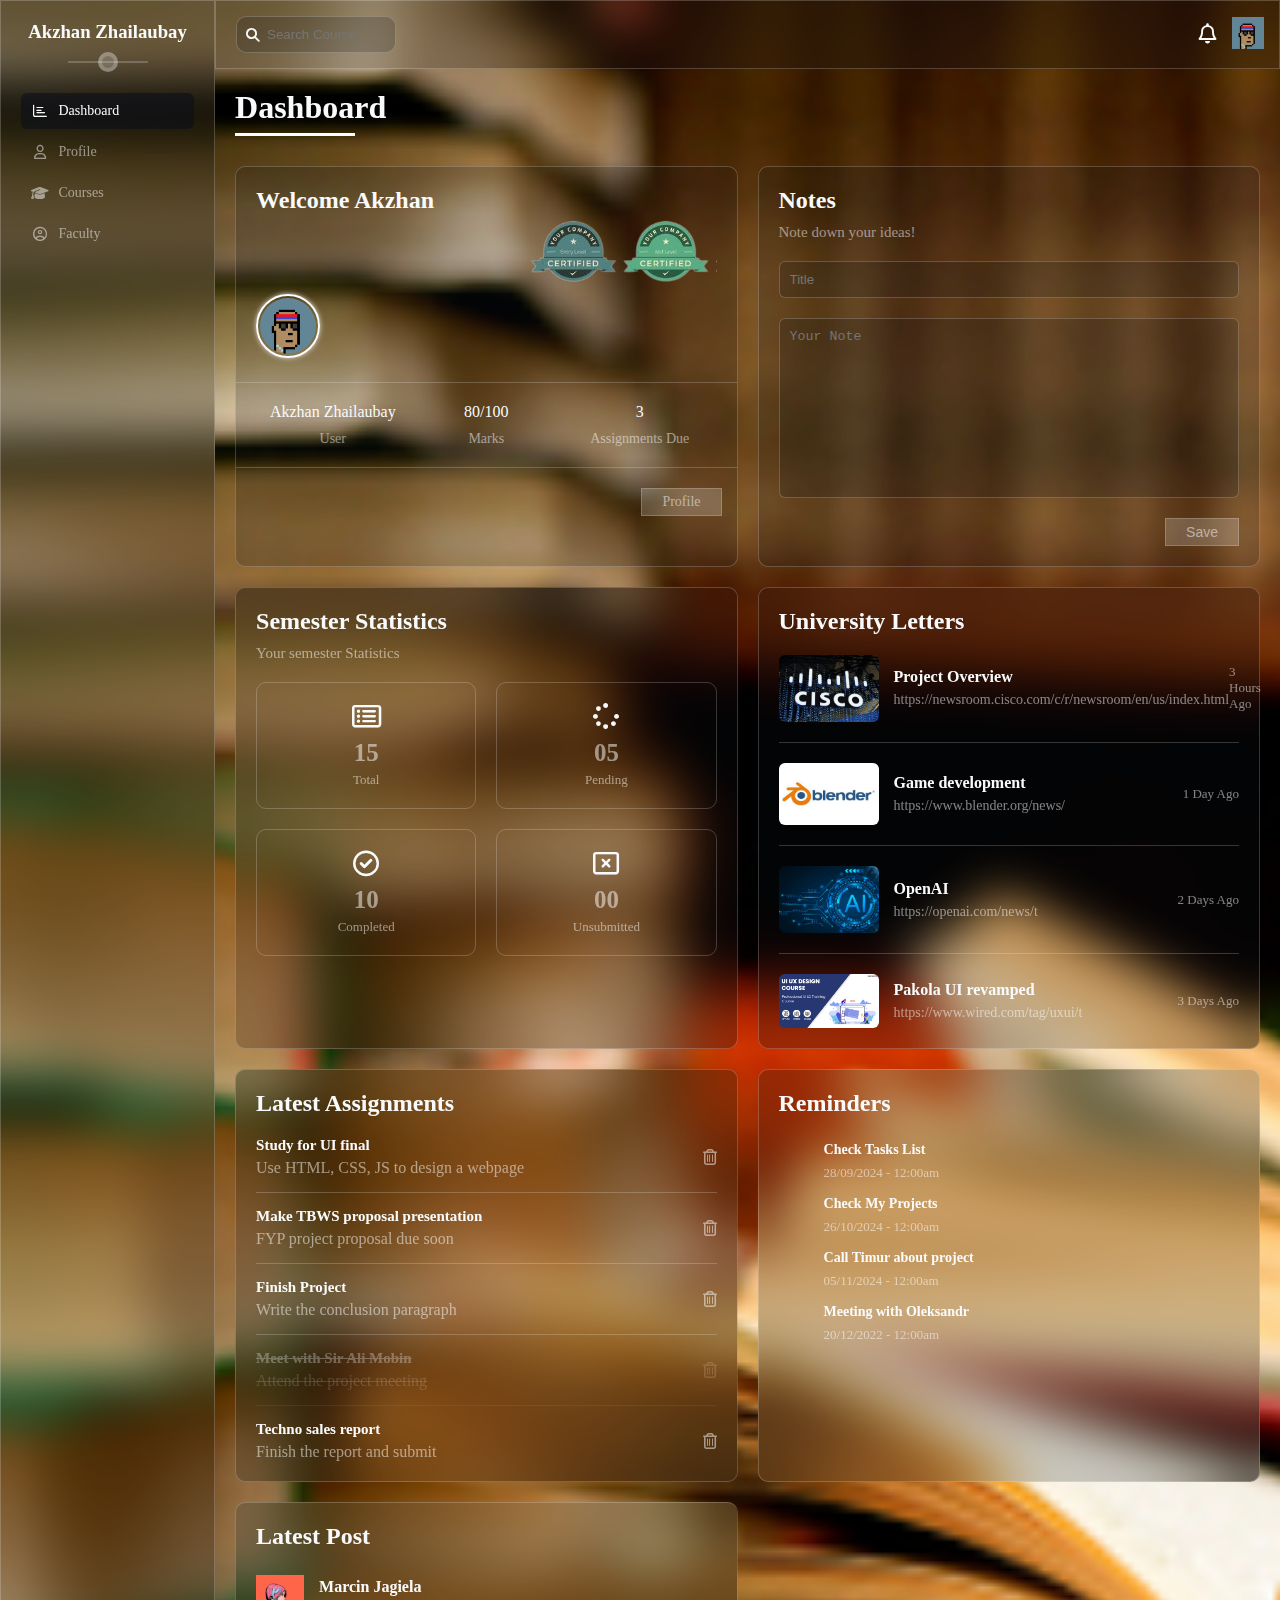
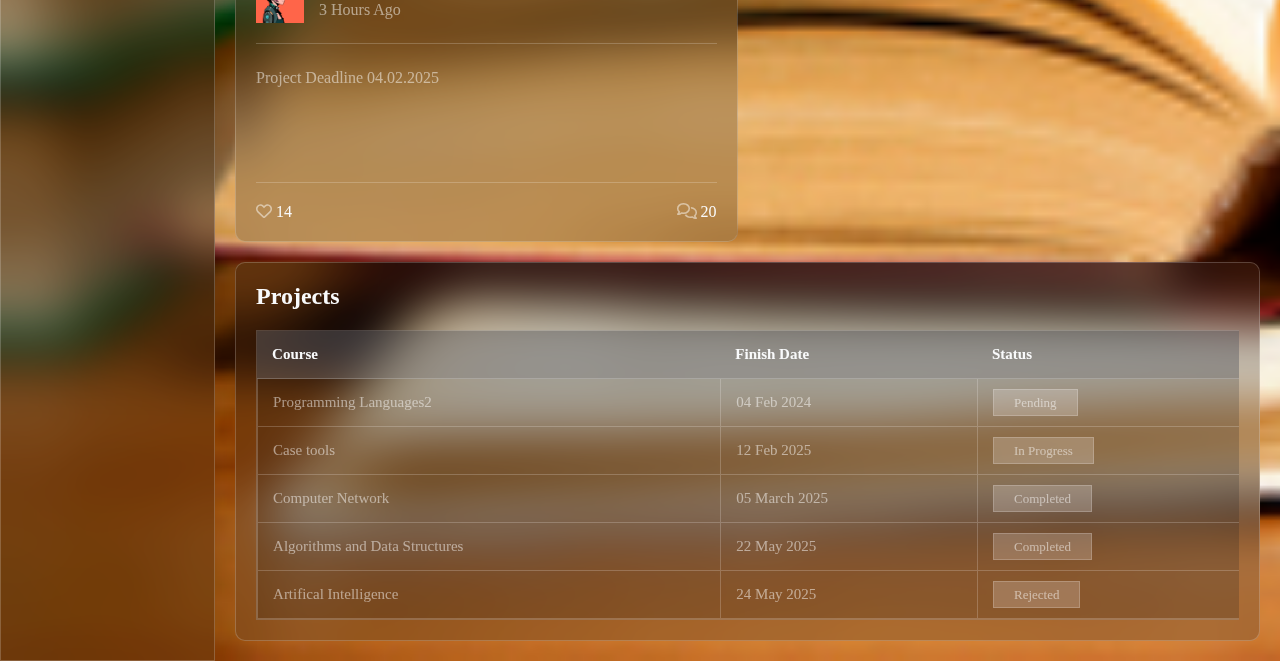
<file: index.html>
<!DOCTYPE html>
<html lang="en">
  <head>
    <meta charset="UTF-8" />
    <meta http-equiv="X-UA-Compatible" content="IE=edge" />
    <meta name="viewport" content="width=device-width, initial-scale=1.0" />
    <title>Dashboard</title>
    <link rel="stylesheet" href="css/all.min.css" />
    <link rel="stylesheet" href="css/style.css" />
    <link rel="preconnect" href="https://fonts.googleapis.com" />
    <link rel="preconnect" href="https://fonts.gstatic.com" crossorigin />
    <link href="https://fonts.googleapis.com/css2?family=Open+Sans:wght@300;500&display=swap" rel="stylesheet" />
  </head>
  <body>
    <div class="page d-flex">
      <!-- <video autoplay loop muted width="320" height="240">
        <source src="imgs/7btrrd.mp4" type="video/mp4">
      Your browser does not support the video tag.
      </video> -->
      <div class="sidebar bg-theme p-20 p-relative">
        <h3 class="p-relative txt-c mt-0">Akzhan Zhailaubay</h3>
        <ul>
          <li>
            <a class="active d-flex align-center fs-14 rad-6 p-10" href="index.html">
              <i class="fa-regular fa-chart-bar fa-fw"></i>
              <span>Dashboard</span>
            </a>
          </li>
          <li>
            <a class="d-flex align-center fs-14 rad-6 p-10" href="profile.html">
              <i class="fa-regular fa-user fa-fw"></i>
              <span>Profile</span>
            </a>
          </li>
          <li>
            <a class="d-flex align-center fs-14 rad-6 p-10" href="courses.html">
              <i class="fa-solid fa-graduation-cap fa-fw"></i>
              <span>Courses</span>
            </a>
          </li>
          <li>
            <a class="d-flex align-center fs-14 rad-6 p-10" href="faculty.html">
              <i class="fa-regular fa-circle-user fa-fw"></i>
              <span>Faculty</span>
            </a>
          </li>
          
        </ul>
      </div>
      <div class="content w-full">
        <!-- Start Head -->
        <div class="head bg-theme p-15 between-flex">
          <div class="search p-relative">
            <input class="p-10" type="search" placeholder="Search Course" />
          </div>
          <div class="icons d-flex align-center">
            <span class="notification p-relative">
              <i class="fa-regular fa-bell fa-lg"></i>
              <div class="notification-content" style="color: black;">
                <ul>
                  <li>New comment </li>
                  <li>new follower</li>
                </ul>
              </div>
            </span>
            <a href="profile.html"> <!-- Link to the profile page -->
              <img src="imgs/Cyberpunk1.png" alt="Profile" />
            </a>
          </div>
        </div>
        <!-- End Head -->
        <h1 class="p-relative">Dashboard</h1>
        <div class="wrapper d-grid gap-20">
          <!-- Start Welcome Widget -->
          <div class="welcome bg-theme rad-10 txt-c-mobile block-mobile">
            <div class="intro p-20 d-flex space-between">
              <div>
                <h2 class="m-0">Welcome Akzhan</h2>
              </div>
              <img class="hide-mobile" src="imgs/welcome2.png" alt="welcome" />
            </div>
            <img src="imgs/Cyberpunk1.png" alt="avatar" class="avatar" />
            <div class="body txt-c d-flex p-20 mt-20 mb-20 block-mobile">
              <div>Akzhan Zhailaubay<span class="d-block c-white fs-14 mt-10">User</span></div>
              <div>80/100 <span class="d-block c-white fs-14 mt-10">Marks</span></div>
              <div>3 <span class="d-block c-white fs-14 mt-10">Assignments Due</span></div>
            </div>
            <a href="profile.html" class="visit btn d-block fs-14 w-fit">Profile</a>
          </div>
          <!-- End Welcome Widget -->
          <!-- Start Quick Draft Widget -->
          <div class="quick-draft bg-theme p-20 rad-10">
            <h2 class="mt-0 mb-10">Notes</h2>
            <p class="mt-0 mb-20 c-white fs-15">Note down your ideas!</p>
            <form>
              <input class="d-block mb-20 w-full p-10 b-none rad-6" type="text" placeholder="Title" />
              <textarea class="d-block mb-20 w-full p-10 b-none rad-6" placeholder="Your Note"></textarea>
              <input class="save btn d-block fs-14 b-none w-fit" type="submit" value="Save" />
            </form>
          </div>
          <!-- End Quick Draft Widget -->
          <!-- Start Ticket Widget -->
          <div class="tickets bg-theme p-20  rad-10">
            <h2 class="mt-0 mb-10">Semester Statistics</h2>
            <p class="mt-0 mb-20 c-white fs-15">Your semester Statistics</p>
            <div class="d-flex txt-c gap-20 f-wrap">
              <div class="box p-20 rad-10 fs-13 c-white">
                <i class="fa-regular fa-rectangle-list fa-2x mb-10 white-color"></i>
                <span class="d-block fw-bold fs-25 mb-5 c-white">15</span>
                Total
              </div>
              <div class="box p-20 rad-10 fs-13 c-white">
                <i class="fa-solid fa-spinner fa-2x mb-10 white-color"></i>
                <span class="d-block fw-bold fs-25 mb-5 c-white">05</span>
                Pending
              </div>
              <div class="box p-20 rad-10 fs-13 c-white">
                <i class="fa-regular fa-circle-check fa-2x mb-10 white-color"></i>
                <span class="d-block fw-bold fs-25 mb-5 c-white">10</span>
                Completed
              </div>
              <div class="box p-20 rad-10 fs-13 c-white">
                <i class="fa-regular fa-rectangle-xmark fa-2x mb-10 white-color"></i>
                <span class="d-block fw-bold fs-25 mb-5 c-white">00</span>
                Unsubmitted
              </div>
            </div>
          </div>
          <!-- End Ticket Widget -->
          <!-- Start Latest News Widget -->
          <div class="latest-news bg-theme p-20 rad-10 txt-c-mobile">
            <h2 class="mt-0 mb-20">University Letters</h2>
            <div class="news-row d-flex align-center">
              <img src="imgs/news-01.jpg" alt="new" />
              <div class="info">
                <h3>Project Overview</h3>
                <p class="m-0 fs-14 c-white">https://newsroom.cisco.com/c/r/newsroom/en/us/index.html</p>
              </div>
              <div class="fs-13 label c-white">3 Hours Ago</div>
            </div>
            <div class="news-row d-flex align-center">
              <img src="imgs/news-02.jpg" alt="news" />
              <div class="info">
                <h3>Game development</h3>
                <p class="m-0 fs-14 c-white">https://www.blender.org/news/</p>
              </div>
              <div class="fs-13 label c-white">1 Day Ago</div>
            </div>
            <div class="news-row d-flex align-center">
              <img src="imgs/news-03.jpg" alt="news" />
              <div class="info">
                <h3>OpenAI</h3>
                <p class="m-0 fs-14 c-white">https://openai.com/news/t</p>
              </div>
              <div class="fs-13 label c-white">2 Days Ago</div>
            </div>
            <div class="news-row d-flex align-center">
              <img src="imgs/news-04.png" alt="new" />
              <div class="info">
                <h3>Pakola UI revamped</h3>
                <p class="m-0 fs-14 c-white">https://www.wired.com/tag/uxui/t</p>
              </div>
              <div class="fs-13 label c-white">3 Days Ago</div>
            </div>
          </div>
          <!-- End Latest News Widget -->
          <!-- Start Tasks Widget -->
          <div class="tasks bg-theme p-20 rad-10">
            <h2 class="mt-0 mb-20">Latest Assignments</h2>
            <div class="task-row between-flex">
              <div class="info">
                <h3 class="mt-0 mb-5 fs-15 white-color">Study for UI final</h3>
                <p class="m-0 c-white">Use HTML, CSS, JS to design a webpage</p>
              </div>
              <i class="fa-regular fa-trash-can delete c-white"></i>
            </div>
            <div class="task-row between-flex">
              <div class="info">
                <h3 class="mt-0 mb-5 fs-15 white-color">Make TBWS proposal presentation</h3>
                <p class="m-0 c-white">FYP project proposal due soon</p>
              </div>
              <i class="fa-regular fa-trash-can delete c-white"></i>
            </div>
            <div class="task-row between-flex">
              <div class="info">
                <h3 class="mt-0 mb-5 fs-15 white-color">Finish Project</h3>
                <p class="m-0 c-white">Write the conclusion paragraph</p>
              </div>
              <i class="fa-regular fa-trash-can delete c-white"></i>
            </div>
            <div class="task-row between-flex done">
              <div class="info">
                <h3 class="mt-0 mb-5 fs-15 white-color">Meet with Sir Ali Mobin</h3>
                <p class="m-0 c-white">Attend the project meeting</p>
              </div>
              <i class="fa-regular fa-trash-can delete c-white"></i>
            </div>
            <div class="task-row between-flex">
              <div class="info">
                <h3 class="mt-0 mb-5 fs-15 white-color">Techno sales report</h3>
                <p class="m-0 c-white">Finish the report and submit</p>
              </div>
              <i class="fa-regular fa-trash-can delete c-white"></i>
            </div>
          </div>
          <!-- End Tasks -->
          <!-- Start Reminders Widget -->
          <div class="reminders bg-theme p-20 rad-10 p-relative">
            <h2 class="mt-0 mb-25">Reminders</h2>
            <ul class="m-0">
              <li class="d-flex align-center mt-15">
                <span class="key mr-15 d-block rad-half"></span>
                <div class="pl-15">
                  <p class="fs-14 fw-bold mt-0 mb-5 white-color">Check Tasks List</p>
                  <span class="fs-13 c-white">28/09/2024 - 12:00am</span>
                </div>
              </li>
              <li class="d-flex align-center mt-15">
                <span class="key mr-15 d-block rad-half"></span>
                <div class="pl-15">
                  <p class="fs-14 fw-bold mt-0 mb-5 white-color">Check My Projects</p>
                  <span class="fs-13 c-white">26/10/2024 - 12:00am</span>
                </div>
              </li>
              <li class="d-flex align-center mt-15">
                <span class="key mr-15 d-block rad-half"></span>
                <div class="pl-15">
                  <p class="fs-14 fw-bold mt-0 mb-5 white-color">Call Timur about project</p>
                  <span class="fs-13 c-white">05/11/2024 - 12:00am</span>
                </div>
              </li>
              <li class="d-flex align-center mt-15">
                <span class="key mr-15 d-block rad-half"></span>
                <div class="pl-15">
                  <p class="fs-14 fw-bold mt-0 mb-5 white-color">Meeting with Oleksandr</p>
                  <span class="fs-13 c-white">20/12/2022 - 12:00am</span>
                </div>
              </li>
            </ul>
          </div>
          <!-- End Reminders Widget -->
          <!-- Start Latest Post Widget -->
          <div class="latest-post bg-theme p-20 rad-10 p-relative">
            <h2 class="mt-0 mb-25">Latest Post</h2>
            <div class="top d-flex align-center">
              <img class="avatar mr-15" src="imgs/cyberpank3.png" alt="" />
              <div class="info">
                <span class="d-block mb-5 fw-bold white-color">Marcin Jagiela</span>
                <span class="c-white">3 Hours Ago</span>
              </div>
            </div>
            <div class="post-content txt-c-mobile pt-20 pb-20 mt-20 mb-20 c-white">
              Project Deadline 04.02.2025
            </div>
            <div class="post-stats between-flex c-white">
              <div>
                <i class="fa-regular fa-heart"></i>
                <span class="white-color">14</span>
              </div>
              <div>
                <i class="fa-regular fa-comments"></i>
                <span class="white-color">20</span>
              </div>
            </div>
          </div>
          <!-- End Latest Post Widget -->
        </div>
        <!-- Start Projects Table -->
        <div class="projects bg-theme p-20 rad-10 m-20">
          <h2 class="mt-0 mb-20">Projects</h2>
          <div class="responsive-table">
            <table class="fs-15 w-full c-white">
              <thead>
                <tr>
                  <td>Course</td>
                  <td>Finish Date</td>
                  
                  
                  <td>Status</td>
                </tr>
              </thead>
              <tbody>
                <tr>
                  <td>Programming Languages2</td>
                  <td>04 Feb 2024</td>
               
                
                  <td>
                    <span class="btn label c-white">Pending</span>
                  </td>
                </tr>
                <tr>
                  <td>Case tools</td>
                  <td>12 Feb 2025</td>
                  
                 
                  <td><span class="btn label c-white">In Progress</span></td>
                </tr>
                <tr>
                  <td>Computer Network</td>
                  <td>05 March 2025</td>
                  
                 
                  <td><span class="btn label c-white">Completed</span></td>
                </tr>
                <tr>
                  <td>Algorithms and Data Structures</td>
                  <td>22 May 2025</td>
                 
                  
                  <td><span class="btn label c-white">Completed</span></td>
                </tr>
                <tr>
                  <td>Artifical Intelligence</td>
                  <td>24 May 2025</td>
                  

                  <td><span class="btn label c-white">Rejected</span></td>
                </tr>
                
              </tbody>
            </table>
          </div>
        </div>
        <!-- End Projects Table -->
      </div>
    </div>    
  </body>
</html>
</file>
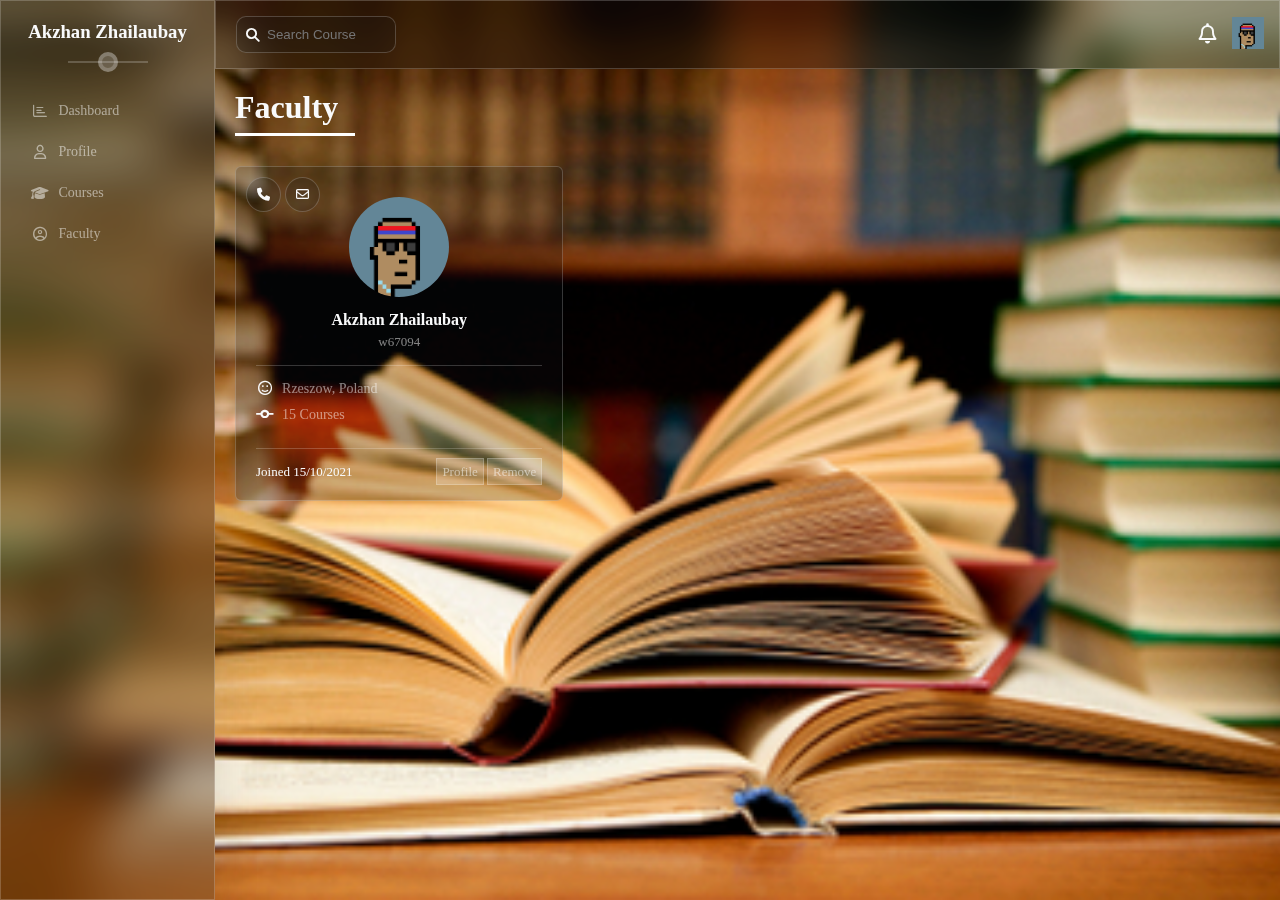
<file: faculty.html>
<!DOCTYPE html>
<html lang="en">
  <head>
    <meta charset="UTF-8" />
    <meta http-equiv="X-UA-Compatible" content="IE=edge" />
    <meta name="viewport" content="width=device-width, initial-scale=1.0" />
    <title>Friends</title>
    <link rel="stylesheet" href="css/all.min.css" />
    <link rel="stylesheet" href="css/style.css" />
    <link rel="preconnect" href="https://fonts.googleapis.com" />
    <link rel="preconnect" href="https://fonts.gstatic.com" crossorigin />
    <link href="https://fonts.googleapis.com/css2?family=Open+Sans:wght@300;500&display=swap" rel="stylesheet" />
  </head>
  <body>
    <div class="page d-flex">
      <!-- <video autoplay="" loop="" muted="" width="320" height="240">
        <source src="imgs/7btrrd.mp4" type="video/mp4">
      Your browser does not support the video tag.
      </video> -->
      <div class="sidebar p-20 p-relative">
        <h3 class="p-relative txt-c mt-0">Akzhan Zhailaubay </h3>
        <ul>
          <li>
            <a class="d-flex align-center fs-14 rad-6 p-10" href="index.html">
              <i class="fa-regular fa-chart-bar fa-fw"></i>
              <span>Dashboard</span>
            </a>
          </li>
          <li>
            <a class="d-flex align-center fs-14 rad-6 p-10" href="profile.html">
              <i class="fa-regular fa-user fa-fw"></i>
              <span>Profile</span>
            </a>
          </li>
        
          <li>
            <a class="d-flex align-center fs-14 rad-6 p-10" href="courses.html">
              <i class="fa-solid fa-graduation-cap fa-fw"></i>
              <span>Courses</span>
            </a>
          </li>
          <li>
            <a class="d-flex align-center fs-14 rad-6 p-10" href="faculty.html">
              <i class="fa-regular fa-circle-user fa-fw"></i>
              <span>Faculty</span>
            </a>
          </li>
        </ul>
      </div>
      <div class="content w-full">
        <!-- Start Head -->
        <div class="head p-15 between-flex">
          <div class="search p-relative">
            <input class="p-10" type="search" placeholder="Search Course" />
          </div>
          <div class="icons d-flex align-center">
            <span class="notification p-relative">
              <i class="fa-regular fa-bell fa-lg"></i>
              <div class="notification-content" style="color: black;">
                <ul>
                  <li>New comment </li>
                  <li>new follower</li>
                </ul>
              </div>
            </span>
            <a href="profile.html"> <!-- Link to the profile page -->
              <img src="imgs/Cyberpunk1.png" alt="Profile" />
            </a>
          </div>
        </div>
        <!-- End Head -->
        <h1 class="p-relative">Faculty</h1>
        <div class="friends-page d-grid m-20 gap-20">
          <div class="friend rad-6 p-20 p-relative">
            <div class="contact">
              <i class="fa-solid fa-phone"></i>
              <a href="mailto:gmail.com">
                <i class="fa-regular fa-envelope"></i>
                  </a>
            </div>
            <div class="txt-c">
              <img class="rad-half mt-10 mb-10 w-100 h-100" src="imgs/Cyberpunk1.png" alt="" />
              <h4 class="m-0 white-color">Akzhan Zhailaubay</h4>
              <p class="c-white fs-13 mt-5 mb-0">w67094</p>
            </div>
            <div class="icons fs-14 p-relative">
              <div class="mb-10">
                <i class="fa-regular fa-face-smile fa-fw white-color"></i>
                <span class="c-white">Rzeszow, Poland</span>
              </div>
              <div class="mb-10">
                <i class="fa-solid fa-code-commit fa-fw white-color"></i>
                <span class="c-white">15 Courses</span>
              </div>
            </div>
            <div class="info between-flex fs-13">
              <span class="white-color">Joined 15/10/2021</span>
              <div>
                <a class="btn c-white" href="profile.html">Profile</a>
                <a class="btn c-white" href="#">Remove</a>
              </div>
            </div>
          </div>
         
          
   
            
          
        </div>
      </div>
    </div>
  </body>
</html>
</file>
<file: css/style.css>
/* Start Box */
:root {
  --white-color:#f9fafb;
  --c-white: rgba(255, 255, 255, .5);
  --theme-bg-color: rgba(16 18 27 / 20%);
  --hover-menu-bg:rgba(12 15 25 / 60%);
  --search-bg: rgba(16 18 27 / 20%);
  --c-border:rgba(255, 255, 255, .2);
}
/* Start Color */

.c-white {
  color: var(--c-white);
}

.white-color{
  color: var(--white-color);
}
.bg-theme {
  background-color: var(--theme-bg-color);
}
input:focus{
  background-color: var(--c-border);
}
.d-flex {
  display: flex;
}
.f-wrap {
  flex-wrap: wrap;
}
.align-center {
  align-items: center;
}
.space-between {
  justify-content: space-between;
}
.d-grid {
  display: grid;
}
.gap-20 {
  gap: 20px;
}
.d-block {
  display: block;
}
@media (max-width: 767px) {
  .block-mobile {
    display: block;
  }
  .hide-mobile {
    display: none;
  }
}
/* End Box */
/* Start Padding + Margin */
.p-10 {
  padding: 10px;
}
.p-15 {
  padding: 15px;
}
.p-20 {
  padding: 20px;
}
.pt-10 {
  padding-top: 10px;
}
.pt-15 {
  padding-top: 15px;
}
.pt-20 {
  padding-top: 20px;
}
.pb-10 {
  padding-bottom: 10px;
}
.pb-15 {
  padding-bottom: 15px;
}
.pb-20 {
  padding-bottom: 20px;
}
.pl-15 {
  padding-left: 15px;
}
.m-0 {
  margin: 0;
}
.m-15 {
  margin: 15px;
}
.m-20 {
  margin: 20px;
}
.mt-0 {
  margin-top: 0;
}
.mt-5 {
  margin-top: 5px;
}
.mt-10 {
  margin-top: 10px;
}
.mt-15 {
  margin-top: 15px;
}
.mt-20 {
  margin-top: 20px;
}
.mt-25 {
  margin-top: 25px;
}
.mr-10 {
  margin-right: 10px;
}
.mr-15 {
  margin-right: 15px;
}
.mb-5 {
  margin-bottom: 5px;
}
.mb-10 {
  margin-bottom: 10px;
}
.mb-15 {
  margin-bottom: 15px;
}
.mb-20 {
  margin-bottom: 20px;
}
.mb-25 {
  margin-bottom: 25px;
}
/* End Padding + Margin */
/* Start Position */
.p-relative {
  position: relative;
}
.p-absolute {
  position: absolute;
}
/* End Position */
/* Start Font */
.txt-c {
  text-align: center;
}
.fs-13 {
  font-size: 13px;
}
.fs-14 {
  font-size: 14px;
}
.fs-15 {
  font-size: 15px;
}
.fs-25 {
  font-size: 25px;
}
.fw-bold {
  font-weight: bold;
}
@media (max-width: 767px) {
  .txt-c-mobile {
    text-align: center;
  }
}
/* End Font */
/* Start Border */
.rad-6 {
  border-radius: 6px;
}
.rad-10 {
  border-radius: 10px;
}
.rad-half {
  border-radius: 50%;
}
.b-none {
  border: none;
}
/* End Border */
/* Start Width + Height */
.w-full {
  width: 100%;
}
.w-100 {
  width: 100px;
}
.w-fit {
  width: fit-content;
}
.h-full {
  height: 100%;
}
.h-100 {
  height: 100px;
}
/* End Width + Height */
/* Start Components */
.center-flex {
  display: flex;
  align-items: center;
  justify-content: center;
}
.between-flex {
  display: flex;
  align-items: center;
  justify-content: space-between;
}
/* End Components */
/* End Color */
* {
  box-sizing: border-box;
  margin: 0;
  padding: 0;
}
body {
  position: relative;
}
a {
  text-decoration: none;
}
h1{
  color: var(--white-color);
}
h2{
  color: var(--white-color);
}
ul {
  list-style: none;
  padding: 0;
}
::-webkit-scrollbar {
  width: 15px;
}
::-webkit-scrollbar-track {
  background-color: white;
}
::-webkit-scrollbar-thumb {
  background-color: var(--c-border);
}
::-webkit-scrollbar-thumb:hover {
  background-color: var(--theme-bg-color);
}
.btn{
  background-color: var(--c-border);
  border: 1px solid var(--c-border);
  color: var(--c-white);
  transition: .5s;
  padding: 5px 20px;
  cursor: pointer;
}
.btn:hover{
  background-color: var(--theme-bg-color);
  color: var(--white-color);
}

.page {
  background-color: #f1f5f9;
  min-height: 100vh;
  background-image: url(../imgs/uni.jpeg);
  background-repeat: no-repeat;
  background-size: cover;
  position: relative;
  z-index: 999;
}
.notification-content {
  display: none;
  position: absolute;
  top: 30px;
  right: 0;
  background-color: white;
  box-shadow: 0 4px 8px rgba(0,0,0,0.1);
  border-radius: 5px;
  padding: 10px;
  z-index: 10;
}

.notification:hover .notification-content {
  display: block;
}

.notification-content ul {
  list-style-type: none;
  margin: 0;
  padding: 0;
}

.notification-content li {
  padding: 5px 10px;
  border-bottom: 1px solid #ddd;
}

.notification-content li:last-child {
  border-bottom: none;
}
/* .page video{
  position: fixed;
  top: 0;
  left: 0;
  width: 100%;
  height: 100%;
  object-fit: cover;
  z-index: 1;
  background-position: center;
  z-index: -1;
} */
/* Start Sidebar */
.sidebar {
  width: 250px;
  background-color: var(--theme-bg-color);
  box-shadow: 0 25px 45px rgba(0, 0, 0, .1);
  border: 1px solid var(--c-border);
  backdrop-filter: blur(25px);
}
.sidebar > h3 {
  margin-bottom: 50px;
  color: var(--white-color);
}
.sidebar > h3::before,
.sidebar > h3::after {
  content: "";
  background-color: var(--c-border);
  transform: translateX(-50%);
  position: absolute;
  left: 50%;
}
.sidebar > h3::before {
  width: 80px;
  height: 2px;
  bottom: -20px;
}
.sidebar > h3::after {
  bottom: -29px;
  width: 12px;
  height: 12px;
  border-radius: 50%;
  border: 4px solid var(--c-border);
}
.sidebar ul li a {
  transition: 0.3s;
  margin-bottom: 5px;
  color: var(--c-white);
}
.sidebar ul li a:hover,
.sidebar ul li a.active {
  background-color: var(--hover-menu-bg);
  color: var(--white-color);
}
.sidebar ul li a span {
  font-size: 14px;
  margin-left: 10px;
}
@media (max-width: 767px) {
  .sidebar {
    width: 58px;
    padding: 10px;
  }
  .sidebar > h3 {
    font-size: 13px;
    margin-bottom: 15px;
  }
  .sidebar > h3::before,
  .sidebar > h3::after {
    display: none;
  }
  .sidebar ul li a span {
    display: none;

  }
}
/* End Sidebar */
/* Start Content */
.content {
  overflow: hidden;
}
.head{
  background-color: var(--theme-bg-color);
  border: 1px solid var(--c-border);
  backdrop-filter: blur(20px);
}
.head .search::before {
  font-family: var(--fa-style-family-classic);
  content: "\f002";
  font-weight: 900;
  position: absolute;
  left: 15px;
  top: 50%;
  transform: translateY(-50%);
  font-size: 14px;
  color: var(--white-color);
}
.head .search input {
  background-color: var(--theme-bg-color);
  color: var(--white-color);
  border: 1px solid rgba(255, 255, 255, .2);
  border-radius: 10px;
  margin-left: 5px;
  padding-left: 30px;
  width: 160px; 
  transition: width 0.3s;
}
.head .search input:focus {
  width: 185px;
  background-color: var(--c-border);
}
.head .search input:focus::placeholder {
  opacity: 0;
}
.head .icons {
  color: var(--white-color);
}
.head .icons span,
.head .icons img {
  cursor: pointer;
}
.head .icons .notification::before {
  content: "";
  position: absolute;
  width: 10px;
  height: 10px;
  border-radius: 50%;
  right: -5px;
  top: -5px;
}
.head .icons img {
  width: 32px;
  height: 32px;
  margin-left: 15px;
}
.page h1 {
  margin: 20px 20px 40px;
}
.page h1::before,
.page h1::after {
  content: "";
  height: 3px;
  position: absolute;
  bottom: -10px;
  left: 0;
}
.page h1::before {
  background-color: white;
  width: 120px;
}
.page h1::after {
  background-color: #fff;
  width: 40px;
}
.wrapper {
  grid-template-columns: repeat(auto-fill, minmax(450px, 1fr));
  margin-left: 20px;
  margin-right: 20px;
  margin-bottom: 20px;
}
@media (max-width: 767px) {
  .wrapper {
    grid-template-columns: minmax(200px, 1fr);
    margin-left: 10px;
    margin-right: 10px;
    gap: 10px;
  }
}
/* End Content */
/* Start Welcome Widget */
.welcome {
  overflow: hidden;
  border: 1px solid var(--c-border);
  /* backdrop-filter: blur(25px); */
}
.welcome .intro img {
  width: 200px;
  margin-bottom: -10px;
}
.welcome .avatar {
  width: 64px;
  height: 64px;
  border: 2px solid white;
  border-radius: 50%;
  padding: 2px;
  box-shadow: 0 0 5px #ddd;
  margin-left: 20px;
  margin-top: -32px;
}
.welcome .body {
  border-top: 1px solid var(--c-border);
  border-bottom: 1px solid var(--c-border);
}
.welcome .body > div {
  flex: 1;
  color: var(--white-color);
}
.welcome .visit {
  margin: 0 15px 15px auto;
}
@media (max-width: 767px) {
  .welcome .intro {
    padding-bottom: 30px;
  }
  .welcome .avatar {
    margin-left: 0;
  }
  .welcome .body > div:not(:last-child) {
    margin-bottom: 20px;
  }
}
/* End Welcome Widget */
/* Start Quick Draft Widget */
.quick-draft{
  border: 1px solid var(--c-border);
  /* backdrop-filter: blur(25px); */
}
.quick-draft form input:not(:last-of-type){
  background-color: var(--theme-bg-color);
  color: var(--white-color);
  border: 1px solid var(--c-border);
}
.quick-draft form input:focus,
.quick-draft textarea:focus{
  background-color: var(--c-border);
  outline: none;
}
.quick-draft textarea {
  resize: none;
  min-height: 180px;
  background-color: var(--theme-bg-color);
  color: var(--white-color);
  border: 1px solid var(--c-border);
}
.quick-draft .save {
  margin-left: auto;
}
/* End Quick Draft Widget */
/* Start Targets */
.targets{
  border: 1px solid var(--c-border);
  backdrop-filter: blur(25px);
}
.targets .target-row{
  cursor: pointer;
  transition: .3s;
  border: 1px solid var(--c-border);
}
.targets .target-row:hover{
  background-color: var(--c-border);
}
.targets .target-row .icon {
  width: 80px;
  height: 80px;
  margin-right: 15px;
  background-color: var(--c-border);
  border: 1px solid var(--c-border);
}
.targets .details {
  flex: 1;
}
.targets .details .progress {
  height: 4px;
  background-color: var(--theme-bg-color);
  max-width: 350px
}
.targets .details .progress > span { /*First Span*/
  position: absolute;
  left: 0;
  top: 0;
  height: 100%;
  background-color: var(--c-white);
}
.targets .details .progress .num{
  background: var(--c-white);
}
.targets .details .progress > span span {
  position: absolute;
  bottom: 16px;
  right: -16px;
  color: var(--white-color);
  padding: 2px 5px;
  border-radius: 6px;
  font-size: 13px;
}
.targets .details .progress > span span::after {
  content: "";
  border-color: transparent;
  border-width: 5px;
  border-style: solid;
  position: absolute;
  bottom: -10px;
  left: 50%;
  transform: translateX(-50%);
}
.targets .details .progress > .arrow span::after {
  border-top-color: var(--c-white);
}
/* End Targets */
/* Start Tickets */
.tickets{
  border: 1px solid var(--c-border);
  backdrop-filter: blur(25px);
}
.tickets .box {
  border: 1px solid var(--c-border);
  width: calc(50% - 10px);
  cursor: pointer;
  transition: .3s;
}
.tickets .box:hover{
  background-color: var(--c-border);
  color: var(--white-color);
}
.tickets .box span{
  transition: .3s;
}
.tickets .box:hover span{
  color: var(--white-color);
}
@media (max-width: 767px) {
  .tickets .box {
    width: 100%;
  }
}
/* End Tickets */
/* Start Latest News */
.latest-news{
  border: 1px solid var(--c-border);
  backdrop-filter: blur(25px);
}
.latest-news .news-row:not(:last-of-type) {
  margin-bottom: 20px;
  padding-bottom: 20px;
  border-bottom: 1px solid var(--c-border);
}
.latest-news .news-row{
  cursor: pointer;
}
.latest-news .news-row .label{
  transition: .3s;
}
.latest-news .news-row:hover .label{
  color: var(--white-color);
}
.latest-news .news-row img {
  width: 100px;
  border-radius: 6px;
  margin-right: 15px;
}
.latest-news .info {
  flex-grow: 1;
}
.latest-news .info h3 {
  margin: 0 0 6px;
  font-size: 16px;
  color: var(--white-color);
}
@media (max-width: 767px) {
  .latest-news .news-row {
    display: block;
  }
  .latest-news .news-row .label {
    margin: 10px auto;
    width: fit-content;
  }
}
/* End Latest News */
.search-items{
  border: 1px solid var(--c-border);
  backdrop-filter: blur(25px);
}
.search-items .items:not(:last-child){
  border-bottom: 1px solid var(--c-border);
}
.search-items .items{
  transition: .3s;
  cursor: pointer;
}
.search-items .items:hover{
  background-color: var(--c-border);
}
.search-items .items:hover span{
  color: var(--white-color);
}
/* Start Tasks */
.tasks{
  border: 1px solid var(--c-border);
  backdrop-filter: blur(25px);
}
.tasks .task-row:not(:last-of-type) {
  margin-bottom: 15px;
  padding-bottom: 15px;
  border-bottom: 1px solid var(--c-border);
}
.tasks .info {
  flex-grow: 1;
}
.tasks .done {
  opacity: 0.3;
}
.tasks .done h3,
.tasks .done p {
  text-decoration: line-through;
}
.tasks .delete {
  cursor: pointer;
  transition: 0.3s;
}
.tasks .task-row{
  cursor: pointer;
}
.tasks .task-row:hover .delete {
  color: var(--white-color);
}
/* End Tasks */
/* Start Latest Uploads */
.latest-uploads{
  border: 1px solid var(--c-border);
  backdrop-filter: blur(25px);
}
.latest-uploads ul li:not(:last-child) {
  border-bottom: 1px solid var(--c-border);
}
.latest-uploads ul li{
  cursor: pointer;
  transition: .3s;
}
.latest-uploads ul li img {
  width: 40px;
  height: 40px;
}
.latest-uploads ul li:hover{
  background-color: var(--c-border);
}
.latest-uploads ul li div,
.latest-uploads ul li div span{
  transition: .3s;
}
.latest-uploads ul li:hover div,
.latest-uploads ul li:hover div span{
  color: var(--white-color);
}
/* End Latest Uploads */
/* Start Last Project */
.last-project{
  border: 1px solid var(--c-border);
  backdrop-filter: blur(25px);
}
.last-project ul::before {
  content: "";
  position: absolute;
  left: 11px;
  width: 2px;
  height: 100%;
  background-color: var(--c-white);
}
.last-project ul li::before {
  content: "";
  width: 20px;
  height: 20px;
  display: block;
  border-radius: 50%;
  background-color:var(--theme-bg-color);
  border: 2px solid var(--c-border);
  outline: 2px solid var(--c-border);
  margin-right: 15px;
  z-index: 1;
}
.last-project ul li.done::before {
  background-color: var(--white-color);
}
.last-project ul li.current::before {
  animation: change-color 0.8s infinite alternate;
}
.last-project .launch-icon {
  position: absolute;
  width: 160px;
  right: 0;
  bottom: 0;
  opacity: 0.1;
}
/* End Last Project */
/* Start Reminders */
.reminders{
  border: 1px solid var(--c-border);
  backdrop-filter: blur(25px);
}
.reminders ul li .key {
  width: 15px;
  height: 15px;
}
/* End Reminders */
/* Start Latest Post */
.latest-post{
  border: 1px solid var(--c-border);
  backdrop-filter: blur(25px);
}
.latest-post .avatar {
  width: 48px;
  height: 48px;
}
.latest-post .post-content {
  text-transform: capitalize;
  line-height: 1.8;
  border-top: 1px solid var(--c-border);
  border-bottom: 1px solid var(--c-border);
  min-height: 140px;
}
.latest-post .post-stats div{
  cursor: pointer;
  transition: .3s;
}
.latest-post .post-stats div:hover{
  color: var(--white-color);
}
/* End Latest Post */
/* Start Social Media */
/* .social-media{
  border: 1px solid var(--c-border);
  backdrop-filter: blur(25px);
}
.social-media .box {
  padding-left: 70px;
  border: 1px solid var(--c-border);
  cursor: pointer;
  transition: .3s;
}
.social-media .box:hover{
  background-color: var(--c-border);
}
.social-media .box i {
  position: absolute;
  left: 0;
  top: 0;
  width: 52px;
  transition: 0.3s;
  border: 1px solid var(--c-border);
}
.social-media .box:hover i {
  transform: rotate(5deg);
  color: var(--white-color);
} */
/* End Social Media */
/* Start Projects Table */
.projects{
  border: 1px solid var(--c-border);
  backdrop-filter: blur(25px);
}
.projects .responsive-table {
  overflow-x: auto;
}
.projects table {
  min-width: 1000px;
  border-spacing: 0;
  background-color: var(--theme-bg-color);
  color: var(--white-color);
  border: 1px solid var(--c-border);
}
.projects thead{
  background-color: var(--c-border);
  color: var(--white-color);
  border: 1px solid var(--c-border);
}
.projects thead td {
  border-bottom: 1px solid var(--c-border);
  background-color: var(--theme-bg-color);
  color: var(--white-color);
  font-weight: bold;
}
.projects table td {
  padding: 15px;
}
.projects tbody td {
  border-bottom: 1px solid var(--c-border);
  border-left: 1px solid var(--c-border);
  color: var(--c-white);
  transition: 0.3s;
}
.projects table tbody tr td:last-child {
  border-right: 1px solid var(--c-border);
}
.projects tbody tr:hover td {
  background-color: var(--c-border);
  color:var(--white-color) ;
}
.projects table img {
  width: 32px;
  height: 32px;
  border-radius: 50%;
  padding: 2px;
  background-color: white;
}
.projects table img:not(:first-child) {
  margin-left: -20px;
}
.projects table .label {
  font-size: 13px;
}
/* End Projects Table */

/* Start Profile Page */
.rating i{
  transition: .3s;
}
.rating i:hover{
  color:var(--c-border);
  cursor: pointer;
}
@media (max-width: 767px) {
  .profile-page .overview {
    flex-direction: column;
  }
}
.profile-page .overview{
  background-color: var(--theme-bg-color);
  /* backdrop-filter: blur(25px); */
  border: 1px solid var(--c-border);
}
.profile-page .other-data{
  background-color: var(--theme-bg-color);
  backdrop-filter: blur(25px);
  border: 1px solid var(--c-border);
}
.profile-page .avatar-box {
  width: 300px;
}
@media (min-width: 768px) {
  .profile-page .avatar-box {
    border-right: 1px solid var(--c-border);
  }
}
.profile-page .avatar-box > img {
  width: 120px;
  height: 120px;
}
.profile-page .avatar-box .level {
  height: 6px;
  overflow: hidden;
  margin: auto;
  width: 70%;
  background-color: var(--theme-bg-color);
}
.profile-page .avatar-box .level span {
  position: absolute;
  left: 0;
  top: 0;
  height: 100%;
  background-color: var(--c-border);
  border-radius: 6px;
  border: 1px solid var(--c-border);
}
.profile-page .info-box .box {
  flex-wrap: wrap;
  border-bottom: 1px solid var(--c-border);
  transition: 0.3s;
}
.profile-page .info-box .box:hover {
  background-color: var(--c-border);
  cursor: pointer;
}
.profile-page .info-box .box > div {
  min-width: 250px;
  padding: 10px 0 0;
}
.profile-page .info-box h4 {
  font-weight: normal;
}
/* Start Training Code */
.profile-page .info-box .toggle-switch {
  height: 25px;
}
@media (max-width: 767px) {
  .profile-page .info-box .toggle-switch {
    margin: auto;
  }
}
.profile-page .info-box .toggle-switch::before {
  width: 15px;
  height: 14px;
  font-size: 8px;
}
.profile-page .info-box .toggle-checkbox:checked + .toggle-switch::before {
  left: 55px;
}
/* End Training Code */
@media (max-width: 767px) {
  .profile-page .other-data {
    flex-direction: column;
  }
}
.profile-page .skills-card {
  flex-grow: 1;
}
.profile-page .skills-card ul li {
  padding: 15px 0;
}
.profile-page .skills-card ul li:not(:last-child) {
  border-bottom: 1px solid var(--c-border);
}
.profile-page .skills-card ul li span {
  display: inline-flex;
  padding: 4px 10px;
  background-color: var(--c-border);
  border-radius: 6px;
  font-size: 14px;
}
.profile-page .skills-card ul li span:not(:last-child) {
  margin-right: 5px;
}
.profile-page .activities {
  flex-grow: 2;
}
.profile-page .activity:not(:last-of-type) {
  border-bottom: 1px solid var(--c-border);
  padding-bottom: 20px;
  margin-bottom: 20px;
}
.profile-page .activity img {
  width: 64px;
  height: 64px;
  margin-right: 10px;
}
@media (min-width: 768px) {
  .profile-page .activity .date {
    margin-left: auto;
    text-align: right;
  }
}
@media (max-width: 767px) {
  .profile-page .activity {
    flex-direction: column;
  }
  .profile-page .activity img {
    margin-right: 0;
    margin-bottom: 15px;
  }
  .profile-page .activity .date {
    margin-top: 15px;
  }
}
/* End Profile Page */
/* Start Projects Page */
.projects-page {
  grid-template-columns: repeat(auto-fill, minmax(500px, 1fr));

}
@media (max-width: 767px) {
  .projects-page {
    grid-template-columns: minmax(200px, 1fr);
    margin-left: 10px;
    margin-right: 10px;
    gap: 10px;
  }
}
.projects-page .project {
  background-color: var(--theme-bg-color);
  /* backdrop-filter: blur(25px); */
  border: 1px solid var(--c-border);
}
.projects-page .project .date {
  position: absolute;
  right: 10px;
  top: 10px;
  cursor: pointer;
  transition: .3s;
}
.projects-page .project .date:hover{
  color: var(--white-color);
}
.projects-page .project h4 {
  font-weight: normal;
}
.projects-page .project .team {
  position: relative;
  min-height: 80px;
}
.projects-page .project .team a {
  position: absolute;
  left: 0;
  bottom: 0;
}
.projects-page .project .team a:nth-child(2) {
  left: 25px;
}
.projects-page .project .team a:nth-child(3) {
  left: 50px;
}
.projects-page .project .team a:nth-child(4) {
  left: 75px;
}
.projects-page .project .team a:nth-child(5) {
  left: 100px;
}
.projects-page .project .team a:hover {
  z-index: 1000;
}
.projects-page .project .team img {
  width: 40px;
  height: 40px;
  border-radius: 50%;
  border: 2px solid white;
}
.projects-page .project .do {
  justify-content: flex-end;
  border-top: 1px solid var(--c-border);
  padding-top: 15px;
  margin-top: 15px;
}
@media (max-width: 767px) {
  .projects-page .project .do {
    flex-direction: column;
  }
}
.projects-page .project .do span {
  padding: 3px 8px;
  margin-left: 5px;
  width: fit-content;
  background-color: var(--c-border);
  transition: .3s;
}
.projects-page .project .do span:hover{
  background-color: var(--theme-bg-color);
  cursor: pointer;
}
@media (max-width: 767px) {
  .projects-page .project .do span:not(:last-child) {
    margin-bottom: 15px;
  }
}
.projects-page .project .info {
  border-top: 1px solid var(--c-border);
  margin-top: 15px;
  padding-top: 15px;
}
@media (max-width: 767px) {
  .projects-page .project .info {
    flex-direction: column;
  }
}
.projects-page .project .prog {
  height: 8px;
  width: 260px;
  position: relative;
  border-radius: 6px;
}
@media (max-width: 767px) {
  .projects-page .project .prog {
    margin-bottom: 15px;
  }
}
.projects-page .project .prog span {
  position: absolute;
  left: 0;
  top: 0;
  height: 100%;
  border-radius: 6px;
}
/* End Projects Page */
/* Start Courses Page */
.courses-page {
  grid-template-columns: repeat(auto-fill, minmax(300px, 1fr));
}
@media (max-width: 767px) {
  .courses-page {
    grid-template-columns: minmax(200px, 1fr);
    margin-left: 10px;
    margin-right: 10px;
    gap: 10px;
  }
}
.courses-page .course {
  overflow: hidden;
  backdrop-filter: blur(25px);
  border: 1px solid var(--c-border);
  background-color: var(--theme-bg-color);
}
.courses-page .course .cover {
  max-width: 100%;
  object-fit: cover; /* ensures image covers the container */
  position: relative; /* to ensure top property works */
  overflow: hidden; /* to crop any overflow */
  height: 53%;
}
.courses-page .course .instructor {
  position: absolute;
  width: 64px;
  height: 64px;
  border-radius: 50%;
  top: 20px;
  left: 20px;
  border: 2px solid white;
}
.courses-page .course .description {
  line-height: 1.6;
}
.courses-page .course .info {
  border-top: 1px solid var(--c-border);
  font-size: 13px;
}
.courses-page .course .info .title {
  position: absolute;
  top: -13px;
  left: 50%;
  transform: translateX(-50%);
  font-size: 13px;
  background-color: var(--theme-bg-color);
  border: 1px solid var(--c-border);
  cursor: pointer;
}
/* End Courses Page */
/* Start Faculty Page */
.friends-page {
  grid-template-columns: repeat(auto-fill, minmax(300px, 1fr));
}
@media (max-width: 767px) {
  .friends-page {
    grid-template-columns: minmax(200px, 1fr);
    margin-left: 10px;
    margin-right: 10px;
    gap: 10px;
  }
}
.friends-page .contact {
  position: absolute;
  left: 10px;
  top: 10px;
}
.friends-page .contact i {
  background-color: var(--theme-bg-color);
  padding: 10px;
  border-radius: 50%;
  color: var(--white-color);
  border: 1px solid var(--c-border);
  font-size: 13px;
  cursor: pointer;
  transition: 0.3s;
}
.friends-page .contact i:hover {
  background-color: var(--c-border);
  color: white;
}
.friends-page .friend{
  background-color: var(--theme-bg-color);
  border: 1px solid var(--c-border);
  /* backdrop-filter: blur(25px); */
}
.friends-page .friend .icons {
  border-top: 1px solid var(--c-border);
  border-bottom: 1px solid var(--c-border);
  margin-top: 15px;
  margin-bottom: 15px;
  padding-top: 15px;
  padding-bottom: 15px;
}
.friends-page .friend .icons i {
  margin-right: 5px;
}
.friends-page .friend .icons .vip {
  position: absolute;
  right: 0;
  top: 50%;
  transform: translateY(-50%);
  font-size: 40px;
  opacity: 0.2;
}
.friends-page .friend .info div a{
  padding: 5px;
}
/* End Friends Page */


/* Start Animation */
@keyframes change-color {
  from {
    background-color: var(--white-color);
  }
  to {
    background-color: transparent;
  }
}
@keyframes go-up {
  0%,
  100% {
    transform: translateY(0);
  }
  50% {
    transform: translateY(-5px);
  }
}
/* End Animation */
</file>
